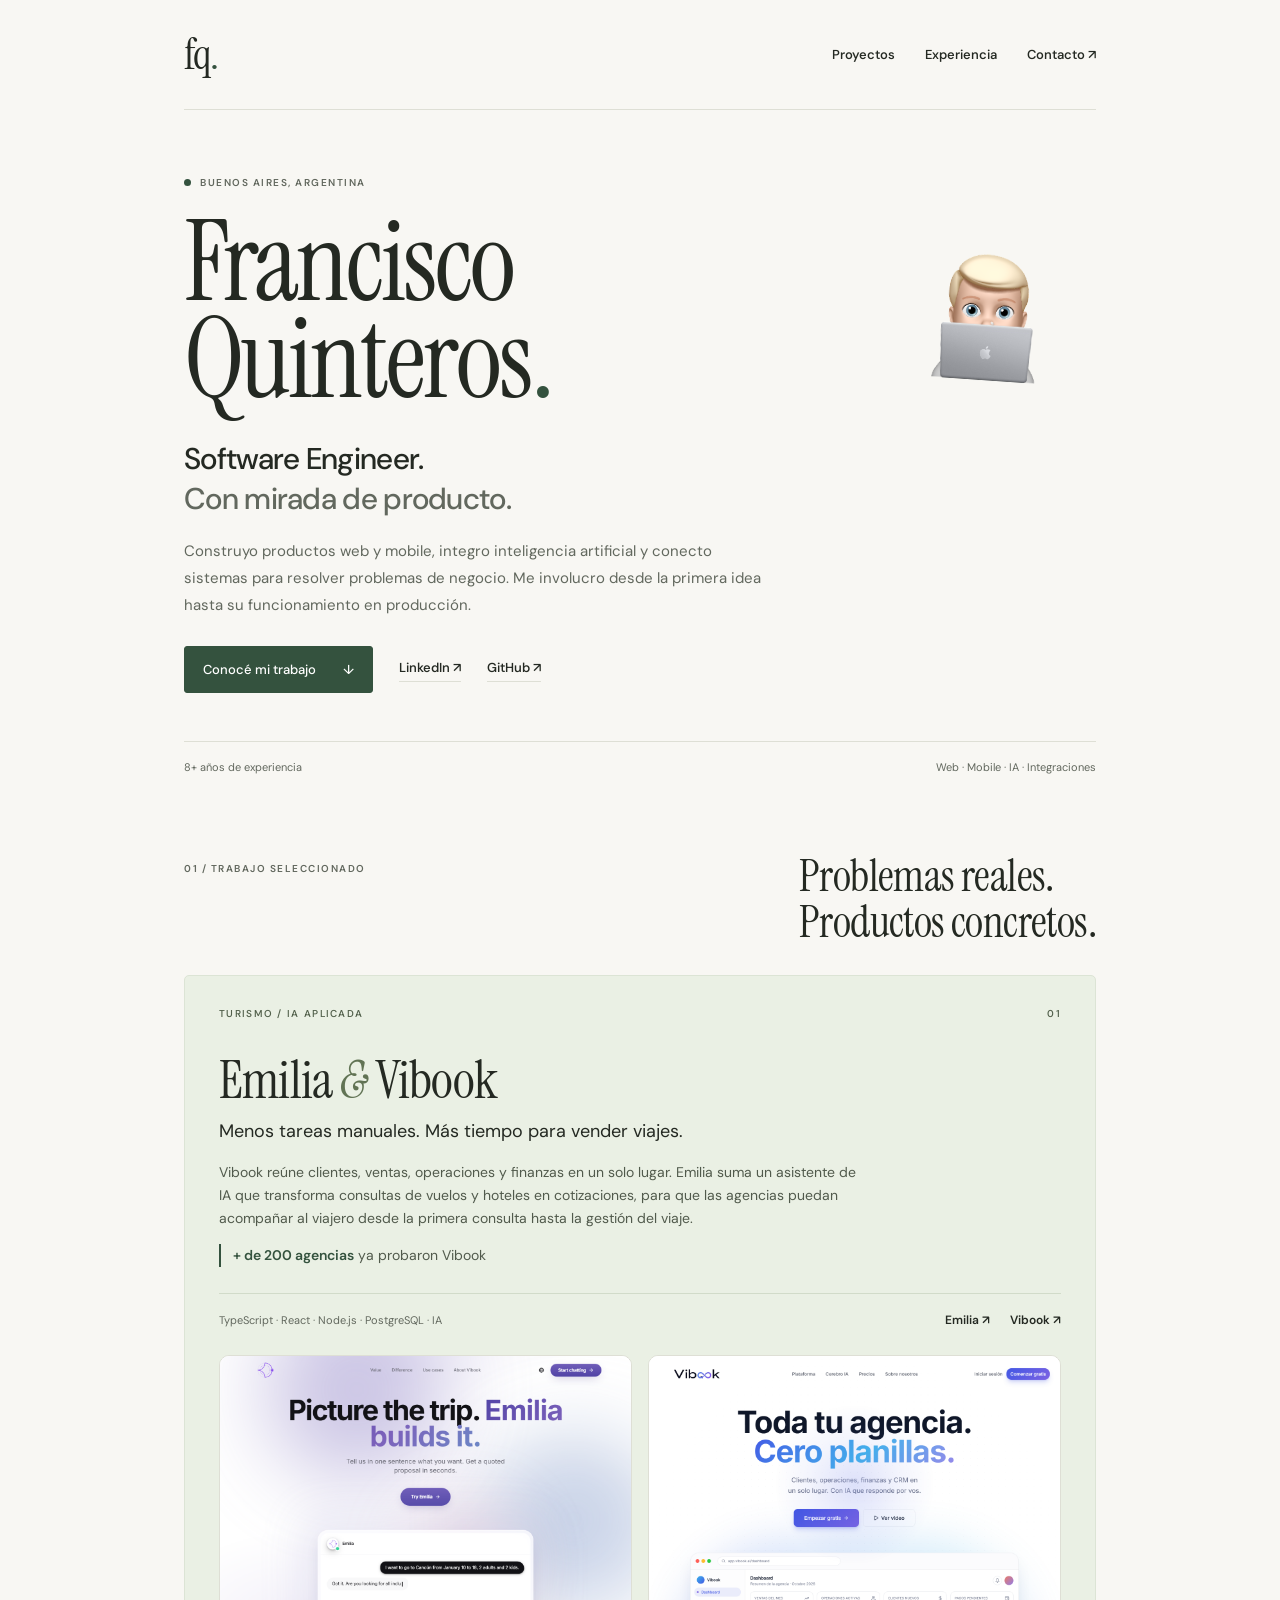
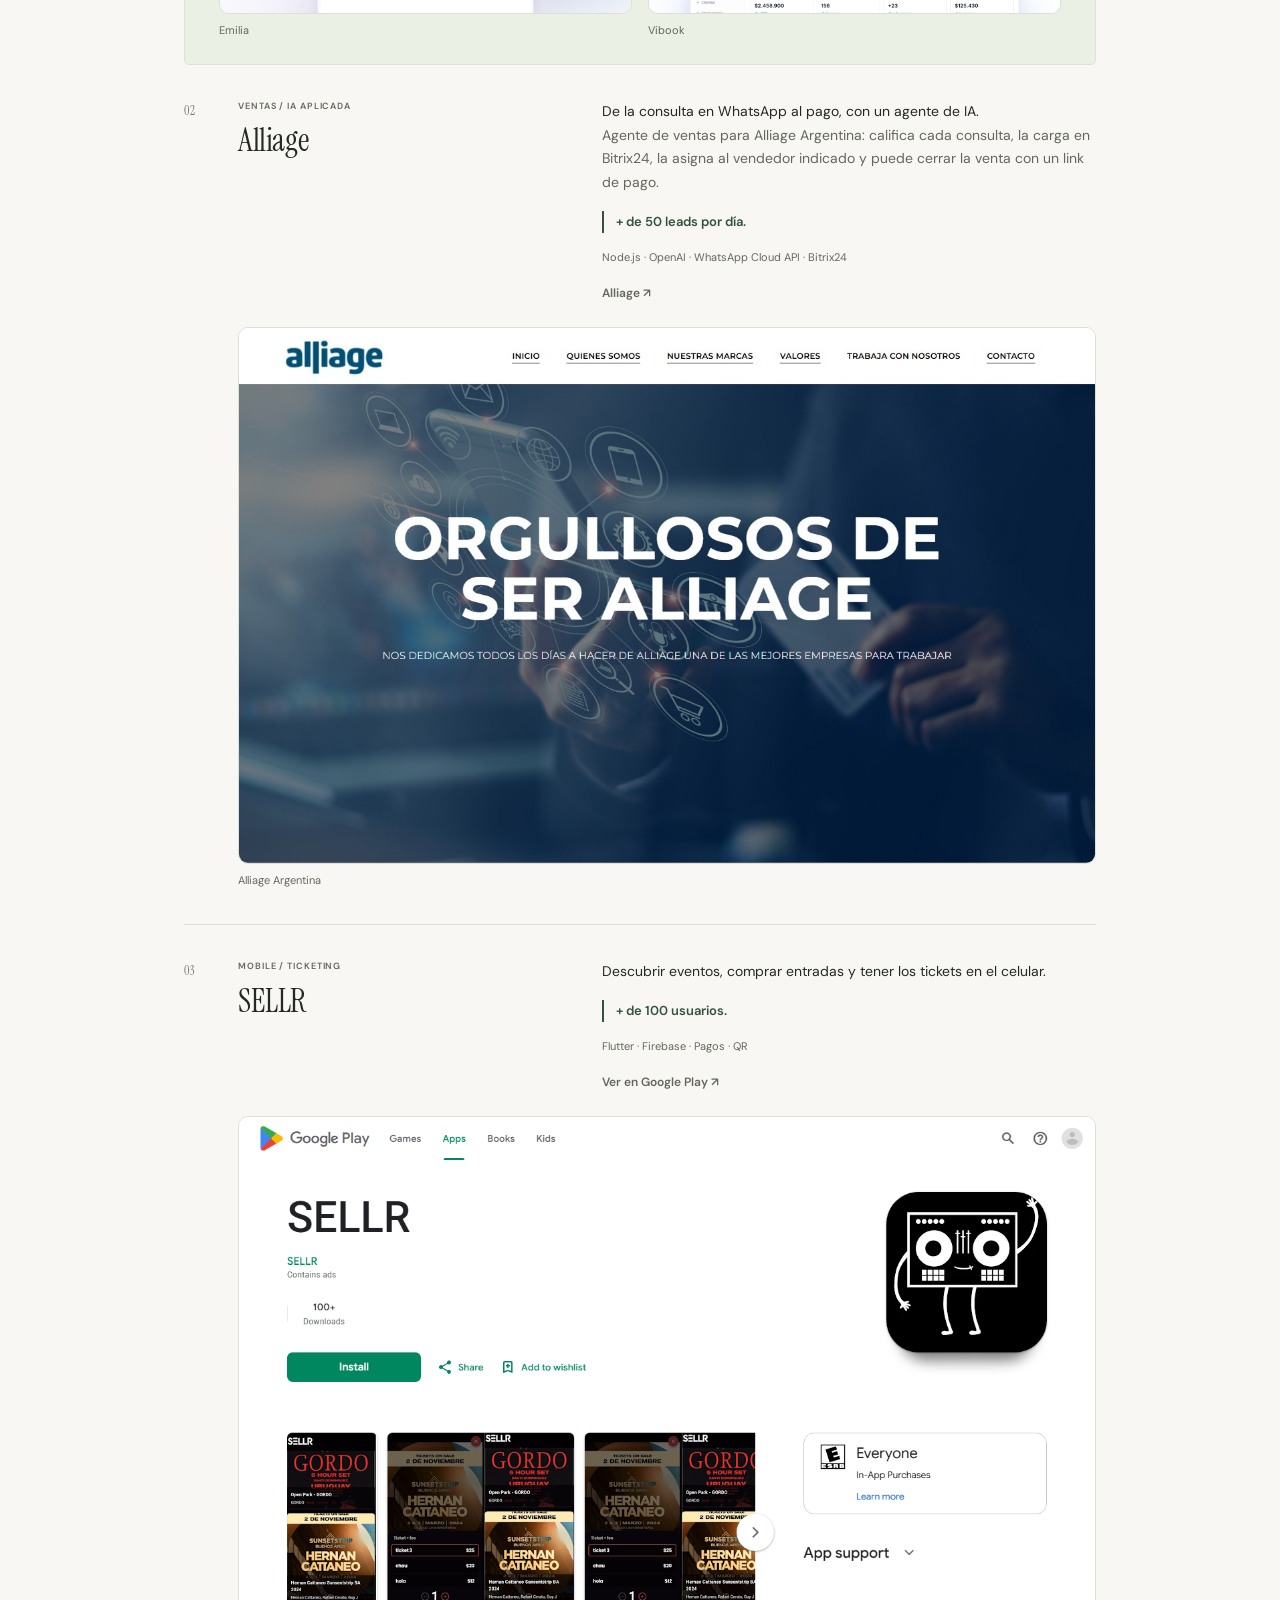
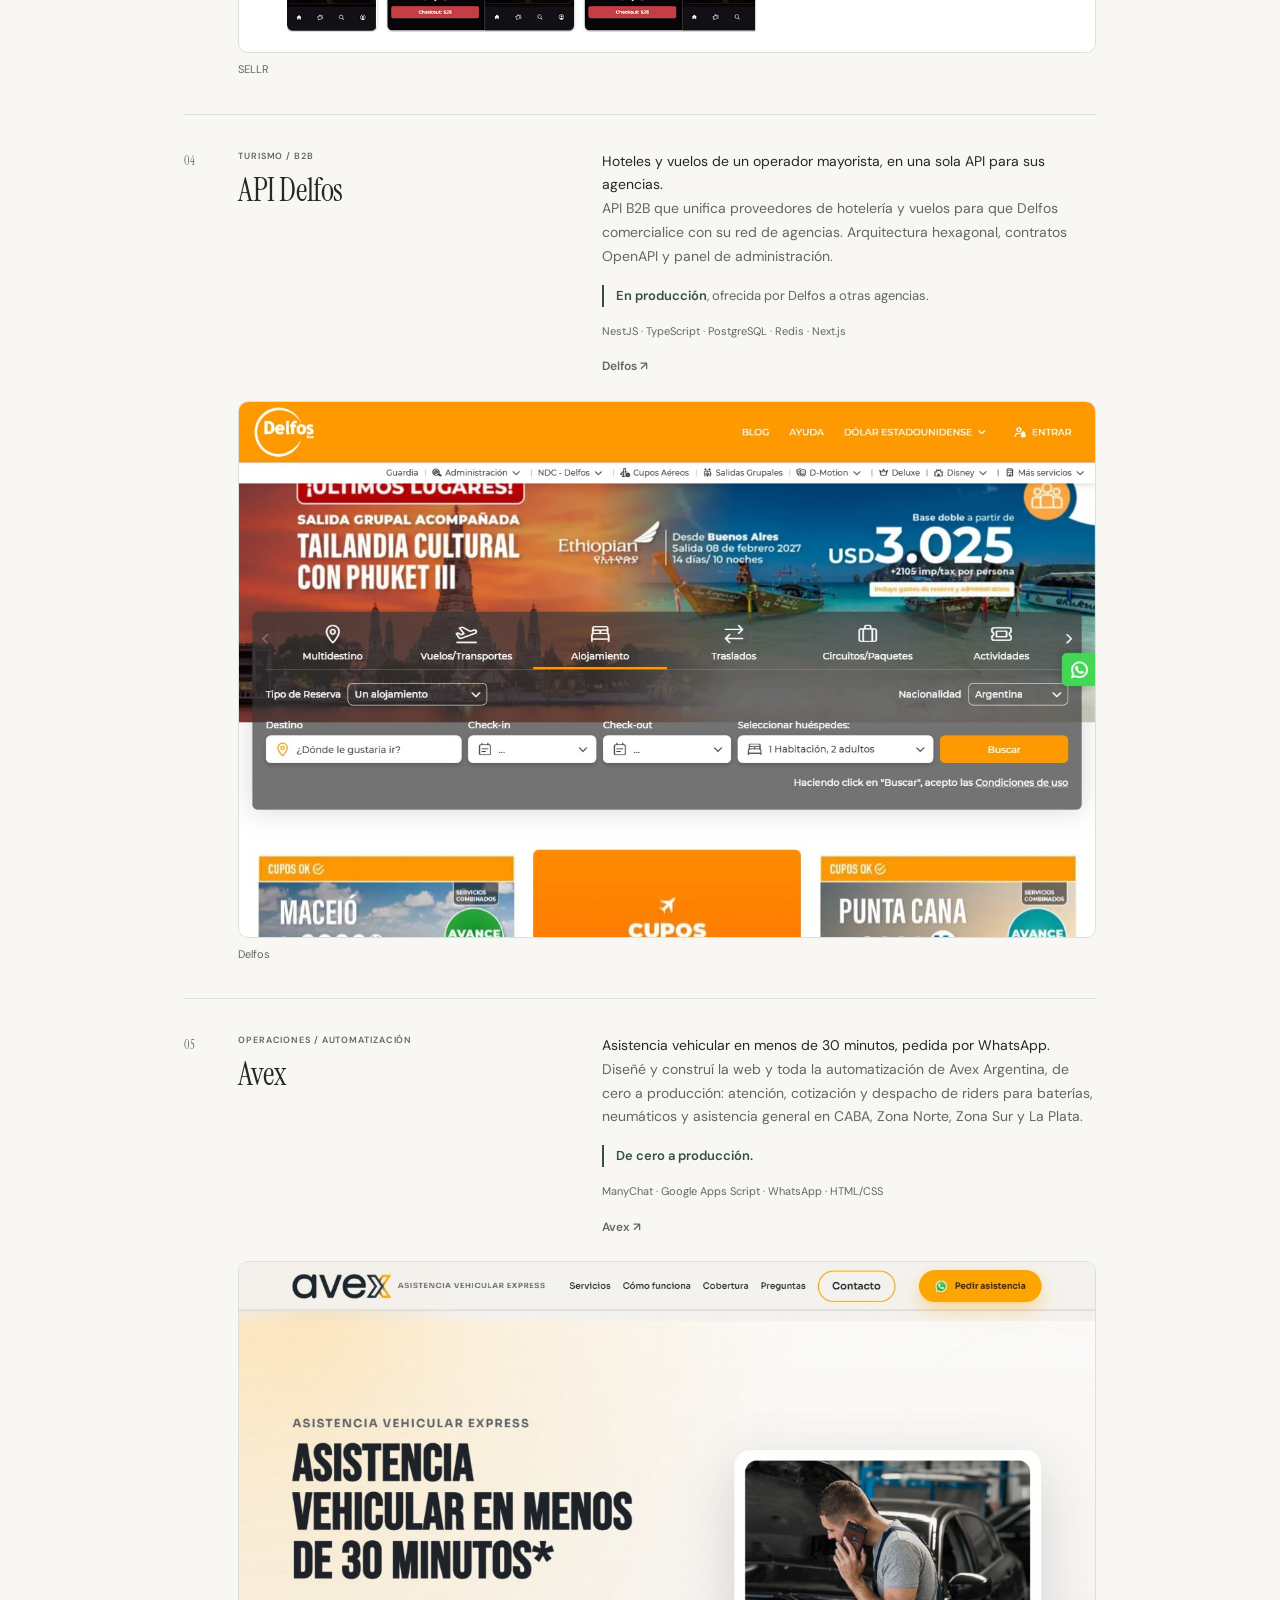
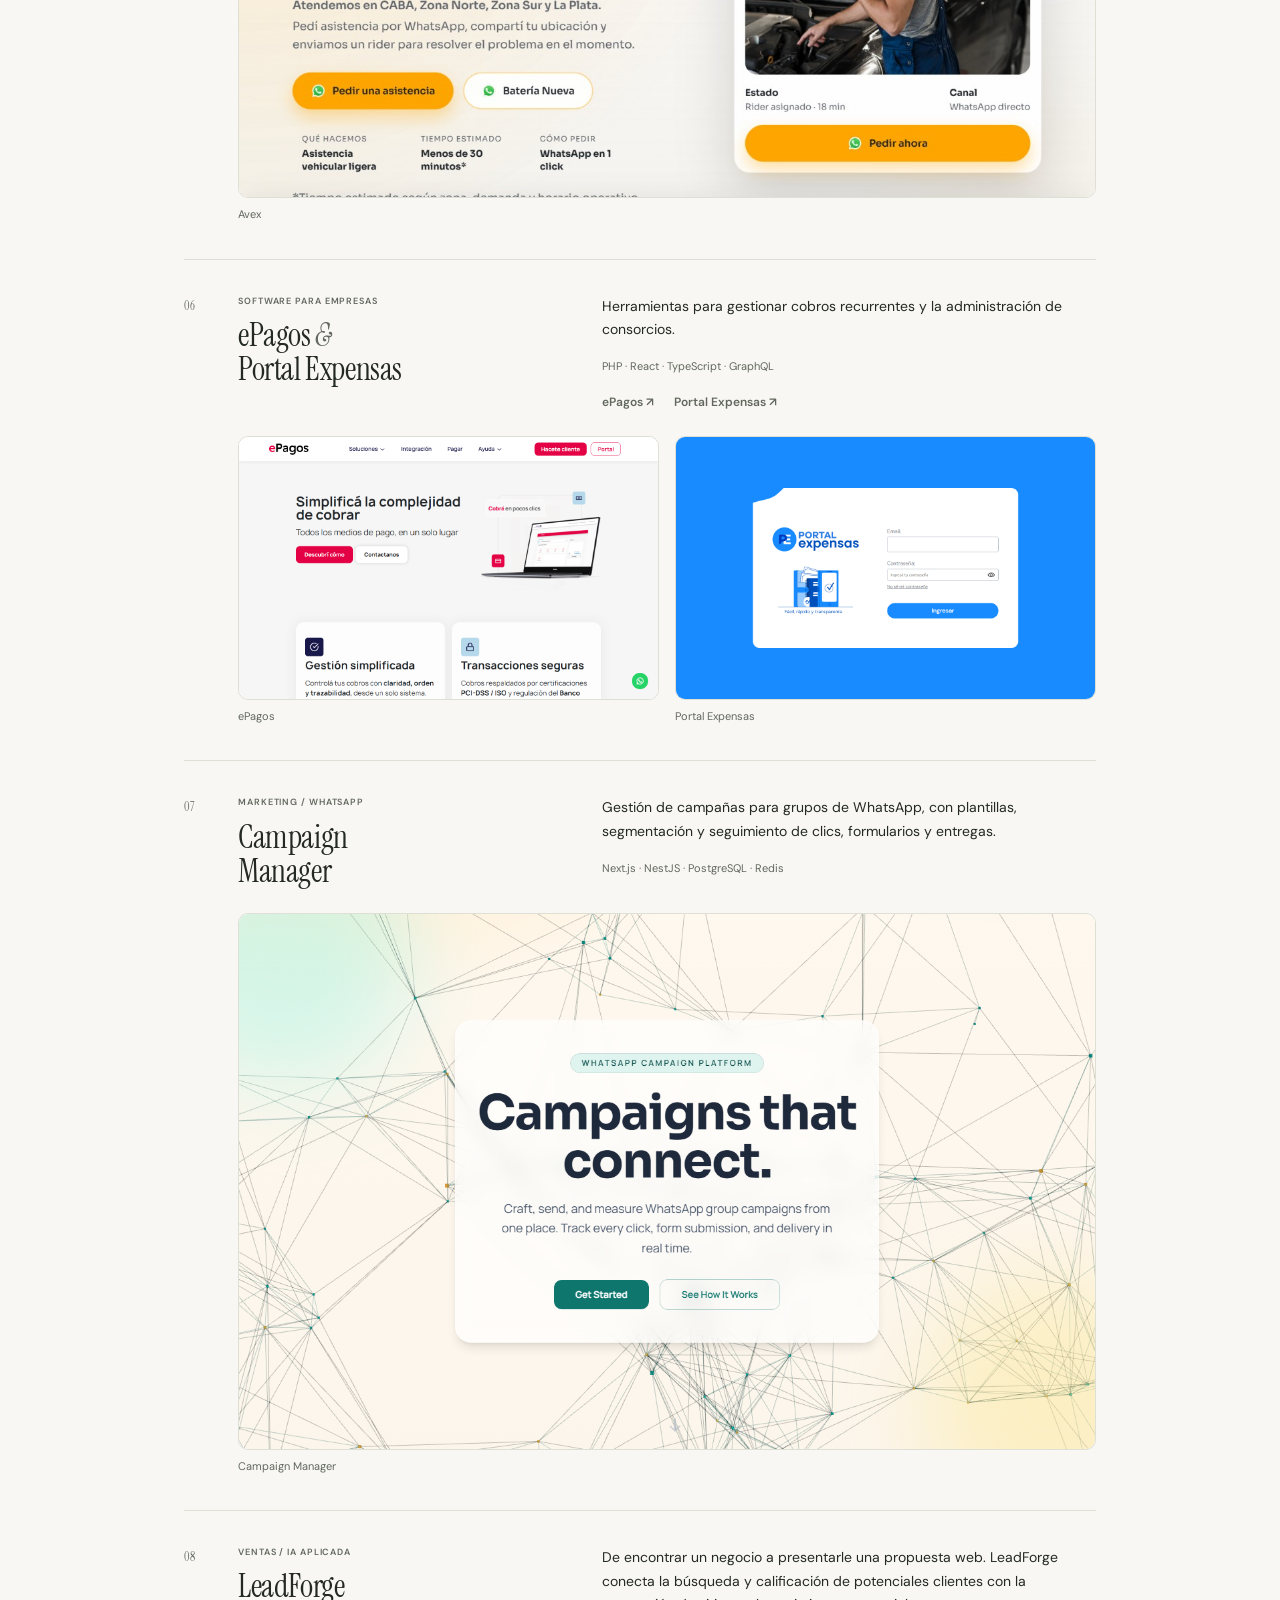
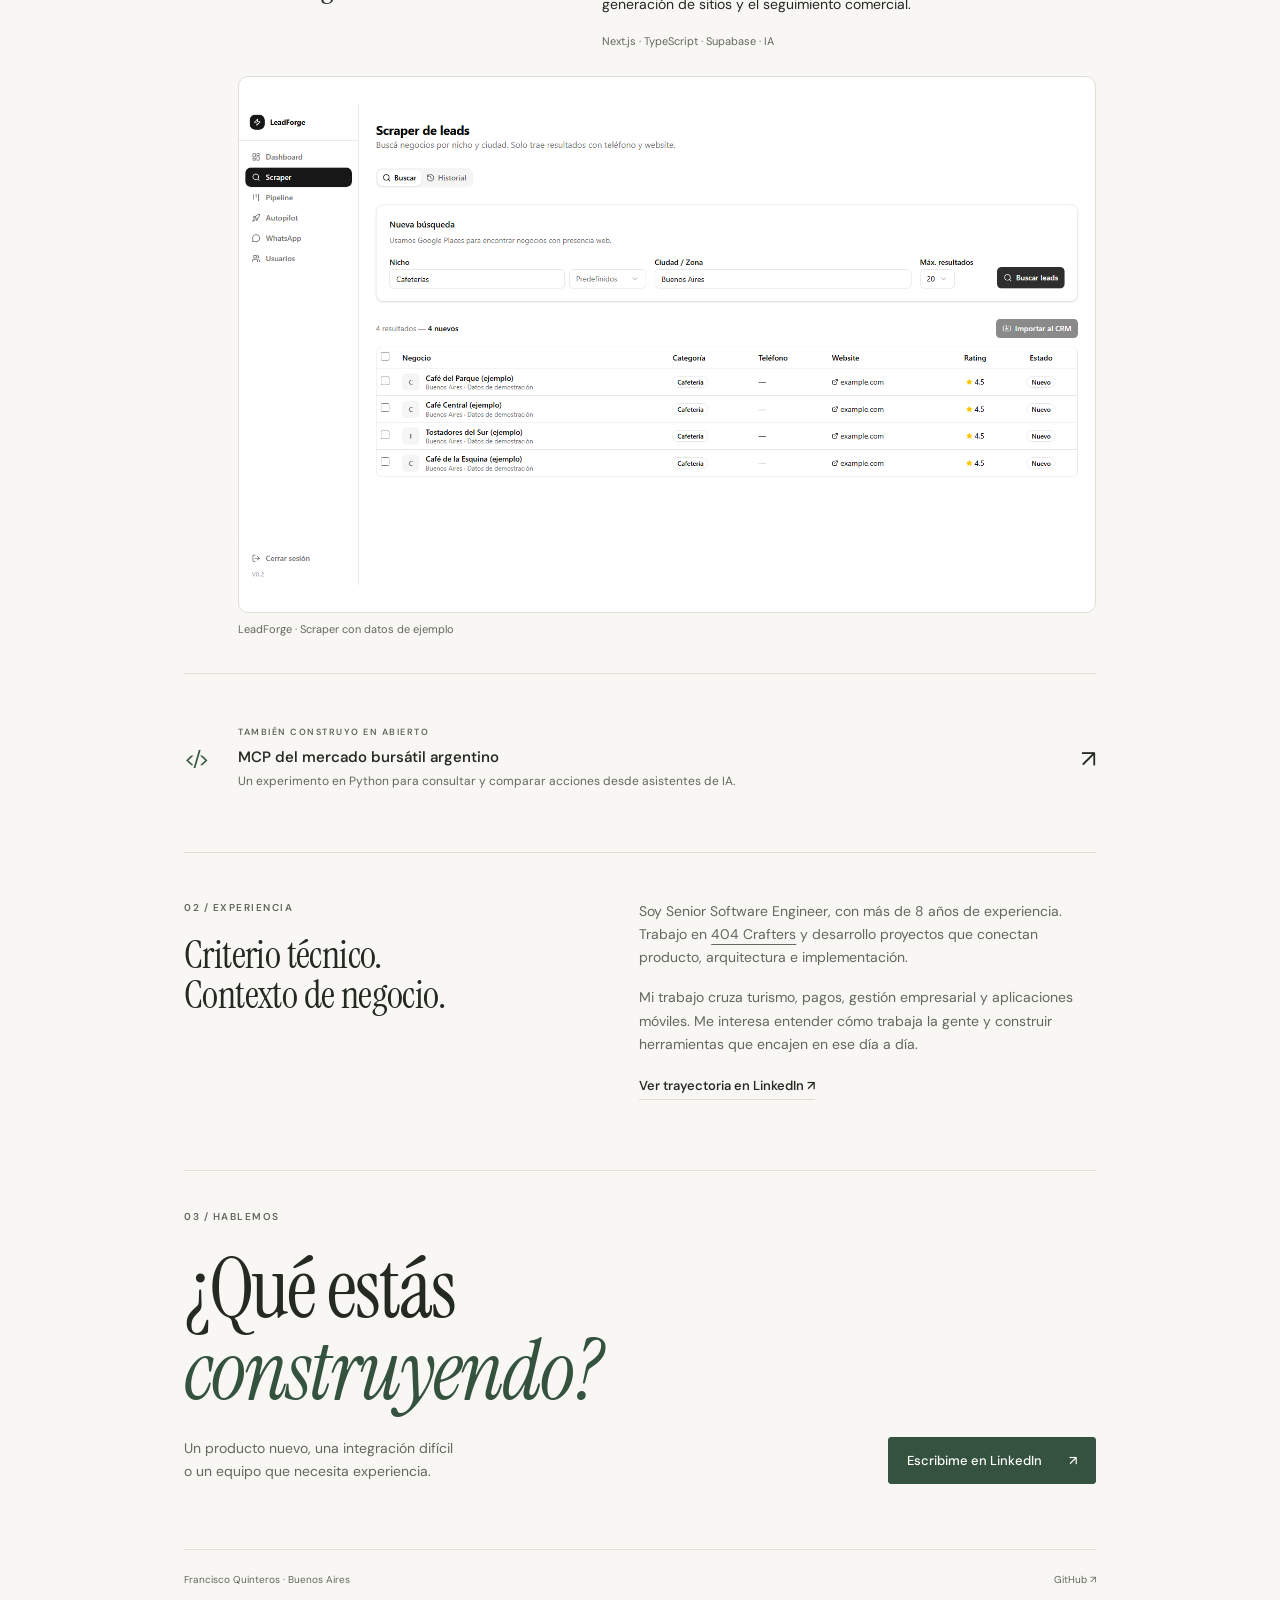
<file: index.html>
<!doctype html>
<html lang="es-AR">
<head>
  <meta charset="utf-8">
  <meta name="viewport" content="width=device-width, initial-scale=1">
  <meta name="facebook-domain-verification" content="v795szyqsg3tusw31yyqe8997yycjq">
  <title>Francisco Quinteros — Software Engineer</title>
  <meta name="description" content="Senior Software Engineer en Buenos Aires. Productos web y mobile, inteligencia artificial e integraciones. Conocé mi trabajo en turismo, pagos y automatización.">
  <meta name="theme-color" content="#f8f7f3">
  <link rel="canonical" href="https://www.franciscoquinteros.com/">
  <meta property="og:type" content="website">
  <meta property="og:locale" content="es_AR">
  <meta property="og:title" content="Francisco Quinteros — Ingeniería con mirada de producto">
  <meta property="og:description" content="Construyo productos web y mobile, integro IA y conecto sistemas. Desde Buenos Aires, Argentina.">
  <meta property="og:url" content="https://www.franciscoquinteros.com/">
  <meta property="og:image" content="https://www.franciscoquinteros.com/images/Image.png">
  <meta property="og:image:alt" content="Avatar de Francisco Quinteros detrás de una computadora">
  <meta name="twitter:card" content="summary">
  <meta name="twitter:title" content="Francisco Quinteros — Software Engineer">
  <meta name="twitter:description" content="Ingeniería con mirada de producto. Web, mobile, IA e integraciones.">
  <meta name="twitter:image" content="https://www.franciscoquinteros.com/images/Image.png">
  <link rel="icon" href="images/Image.png" type="image/png">
  <link rel="preconnect" href="https://fonts.googleapis.com">
  <link rel="preconnect" href="https://fonts.gstatic.com" crossorigin>
  <link href="https://fonts.googleapis.com/css2?family=DM+Sans:wght@400;450;500;550;600;650;700&family=Instrument+Serif:ital@0;1&display=swap" rel="stylesheet">
  <link rel="stylesheet" href="css/portfolio.css">
  <script type="application/ld+json">
    {
      "@context": "https://schema.org",
      "@type": "Person",
      "name": "Francisco Quinteros",
      "url": "https://www.franciscoquinteros.com/",
      "jobTitle": "Senior Software Engineer",
      "sameAs": ["https://github.com/franciscoquinteros", "https://www.linkedin.com/in/francisco-quinteros/"],
      "knowsAbout": ["Software engineering", "Web development", "Mobile development", "Artificial intelligence", "API integration"]
    }
  </script>
</head>
<body>
  <a class="skip-link" href="#contenido">Saltar al contenido</a>
  <div class="site-shell">
    <header class="site-header">
      <a class="monogram" href="#contenido" aria-label="Francisco Quinteros, inicio">fq<span>.</span></a>
      <nav aria-label="Navegación principal">
        <a href="#proyectos">Proyectos</a>
        <a href="#experiencia">Experiencia</a>
        <a href="#contacto">Contacto <span aria-hidden="true">↗</span></a>
      </nav>
    </header>
    <main id="contenido">
      <section class="intro" aria-labelledby="nombre">
        <div class="eyebrow"><span class="location-dot" aria-hidden="true"></span> Buenos Aires, Argentina</div>
        <div class="intro-title">
          <h1 id="nombre">Francisco <br>Quinteros<span class="accent">.</span></h1>
          <img class="avatar" src="images/Image.png" alt="Mi avatar, trabajando detrás de una computadora" width="170" height="170" fetchpriority="high">
        </div>
        <p class="intro-role">Software Engineer.<br><span>Con mirada de producto.</span></p>
        <p class="intro-description">Construyo productos web y mobile, integro inteligencia artificial y conecto sistemas para resolver problemas de negocio. Me involucro desde la primera idea hasta su funcionamiento en producción.</p>
        <div class="intro-links">
          <a class="button" href="#proyectos">Conocé mi trabajo <span aria-hidden="true">↓</span></a>
          <a class="text-link" href="https://www.linkedin.com/in/francisco-quinteros/">LinkedIn <span aria-hidden="true">↗</span></a>
          <a class="text-link" href="https://github.com/franciscoquinteros">GitHub <span aria-hidden="true">↗</span></a>
        </div>
        <div class="intro-footer"><span>8+ años de experiencia</span><span>Web · Mobile · IA · Integraciones</span></div>
      </section>
      <section id="proyectos" class="section" aria-labelledby="proyectos-titulo">
        <div class="section-heading"><p class="eyebrow">01 / Trabajo seleccionado</p><h2 id="proyectos-titulo">Problemas reales.<br>Productos concretos.</h2></div>
        <article class="featured-project" aria-labelledby="emilia-titulo">
          <div class="project-kicker"><span>Turismo / IA aplicada</span><span>01</span></div>
          <h3 id="emilia-titulo">Emilia <span class="ampersand">&</span> Vibook</h3>
          <p class="project-lead">Menos tareas manuales. Más tiempo para vender viajes.</p>
          <p>Vibook reúne clientes, ventas, operaciones y finanzas en un solo lugar. Emilia suma un asistente de IA que transforma consultas de vuelos y hoteles en cotizaciones, para que las agencias puedan acompañar al viajero desde la primera consulta hasta la gestión del viaje.</p>

          <p class="project-metric"><strong>+ de 200 agencias</strong> ya probaron Vibook</p>
          <div class="project-bottom"><span class="stack">TypeScript · React · Node.js · PostgreSQL · IA</span><div class="project-links"><a href="https://emilia.vibook.ai/">Emilia <span aria-hidden="true">↗</span></a><a href="https://vibook.ai/">Vibook <span aria-hidden="true">↗</span></a></div></div>
        <div class="product-gallery"><figure><a href="images/products/emilia.png" aria-label="Ampliar imagen de Emilia"><img src="images/products/emilia.png" alt="Página pública de Emilia, asistente de viajes" width="1280" height="800" loading="lazy" decoding="async"></a><figcaption>Emilia</figcaption></figure><figure><a href="images/products/vibook.png" aria-label="Ampliar imagen de Vibook"><img src="images/products/vibook.png" alt="Página pública de Vibook y presentación de su CRM" width="1280" height="800" loading="lazy" decoding="async"></a><figcaption>Vibook</figcaption></figure></div>
        </article>
        <article class="project-row" aria-labelledby="alliage-titulo">
          <div class="project-index" aria-hidden="true">02</div>
          <div class="project-name"><p class="eyebrow">Ventas / IA aplicada</p><h3 id="alliage-titulo">Alliage</h3></div>
          <div class="project-copy">
            <p>De la consulta en WhatsApp al pago, con un agente de IA.</p>
            <p>Agente de ventas para Alliage Argentina: califica cada consulta, la carga en Bitrix24, la asigna al vendedor indicado y puede cerrar la venta con un link de pago.</p>
            <p class="project-metric"><strong>+ de 50 leads por día.</strong></p>
            <p class="stack">Node.js · OpenAI · WhatsApp Cloud API · Bitrix24</p>
            <div class="project-links"><a href="https://alliageargentina.com/">Alliage <span aria-hidden="true">↗</span></a></div>
          </div>
        <div class="product-gallery"><figure><a href="images/products/alliage.jpg" aria-label="Ampliar imagen de Alliage"><img src="images/products/alliage.jpg" alt="Página pública de Alliage Argentina" width="1280" height="800" loading="lazy" decoding="async"></a><figcaption>Alliage Argentina</figcaption></figure></div>
        </article>
        <article class="project-row" aria-labelledby="sellr-titulo">
          <div class="project-index" aria-hidden="true">03</div>
          <div class="project-name"><p class="eyebrow">Mobile / Ticketing</p><h3 id="sellr-titulo">SELLR</h3></div>
          <div class="project-copy">
            <p>Descubrir eventos, comprar entradas y tener los tickets en el celular.</p>

            <p class="project-metric"><strong>+ de 100 usuarios.</strong></p>
            <p class="stack">Flutter · Firebase · Pagos · QR</p>
            <div class="project-links"><a href="https://play.google.com/store/apps/details?id=com.sellrnow.sellr">Ver en Google Play <span aria-hidden="true">↗</span></a></div>
          </div>
        <div class="product-gallery"><figure><a href="images/products/sellr.png" aria-label="Ampliar imagen de SELLR"><img src="images/products/sellr.png" alt="Ficha oficial de SELLR con capturas de eventos y compra de entradas" width="1280" height="800" loading="lazy" decoding="async"></a><figcaption>SELLR</figcaption></figure></div>
        </article>
        <article class="project-row" aria-labelledby="delfos-titulo">
          <div class="project-index" aria-hidden="true">04</div>
          <div class="project-name"><p class="eyebrow">Turismo / B2B</p><h3 id="delfos-titulo">API Delfos</h3></div>
          <div class="project-copy">
            <p>Hoteles y vuelos de un operador mayorista, en una sola API para sus agencias.</p>
            <p>API B2B que unifica proveedores de hotelería y vuelos para que Delfos comercialice con su red de agencias. Arquitectura hexagonal, contratos OpenAPI y panel de administración.</p>
            <p class="project-metric"><strong>En producción</strong>, ofrecida por Delfos a otras agencias.</p>
            <p class="stack">NestJS · TypeScript · PostgreSQL · Redis · Next.js</p>
            <div class="project-links"><a href="https://www.delfos.tur.ar/">Delfos <span aria-hidden="true">↗</span></a></div>
          </div>
        <div class="product-gallery"><figure><a href="images/products/delfos.jpg" aria-label="Ampliar imagen de Delfos"><img src="images/products/delfos.jpg" alt="Página pública de Delfos con su buscador de viajes" width="1280" height="800" loading="lazy" decoding="async"></a><figcaption>Delfos</figcaption></figure></div>
        </article>
        <article class="project-row" aria-labelledby="avex-titulo">
          <div class="project-index" aria-hidden="true">05</div>
          <div class="project-name"><p class="eyebrow">Operaciones / Automatización</p><h3 id="avex-titulo">Avex</h3></div>
          <div class="project-copy">
            <p>Asistencia vehicular en menos de 30 minutos, pedida por WhatsApp.</p>
            <p>Diseñé y construí la web y toda la automatización de Avex Argentina, de cero a producción: atención, cotización y despacho de riders para baterías, neumáticos y asistencia general en CABA, Zona Norte, Zona Sur y La Plata.</p>
            <p class="project-metric"><strong>De cero a producción.</strong></p>
            <p class="stack">ManyChat · Google Apps Script · WhatsApp · HTML/CSS</p>
            <div class="project-links"><a href="https://avexargentina.com/">Avex <span aria-hidden="true">↗</span></a></div>
          </div>
        <div class="product-gallery"><figure><a href="images/products/avex.jpg" aria-label="Ampliar imagen de Avex"><img src="images/products/avex.jpg" alt="Web de Avex con el pedido de asistencia por WhatsApp" width="1280" height="800" loading="lazy" decoding="async"></a><figcaption>Avex</figcaption></figure></div>
        </article>
        <article class="project-row" aria-labelledby="pagos-titulo">
          <div class="project-index" aria-hidden="true">06</div>
          <div class="project-name"><p class="eyebrow">Software para empresas</p><h3 id="pagos-titulo">ePagos <span class="small-amp">&</span> <br>Portal Expensas</h3></div>
          <div class="project-copy">
            <p>Herramientas para gestionar cobros recurrentes y la administración de consorcios.</p>

            <p class="stack">PHP · React · TypeScript · GraphQL</p>
            <div class="project-links"><a href="https://www.epagos.com/">ePagos <span aria-hidden="true">↗</span></a><a href="https://app.portalexpensas.com/">Portal Expensas <span aria-hidden="true">↗</span></a></div>
          </div>
        <div class="product-gallery"><figure><a href="images/products/epagos.png" aria-label="Ampliar imagen de ePagos"><img src="images/products/epagos.png" alt="Página pública de ePagos y su plataforma de cobros" width="1280" height="800" loading="lazy" decoding="async"></a><figcaption>ePagos</figcaption></figure><figure><a href="images/products/portal.png" aria-label="Ampliar imagen de Portal Expensas"><img src="images/products/portal.png" alt="Pantalla de acceso de Portal Expensas" width="1280" height="800" loading="lazy" decoding="async"></a><figcaption>Portal Expensas</figcaption></figure></div>
        </article>
        <article class="project-row" aria-labelledby="campaign-titulo">
          <div class="project-index" aria-hidden="true">07</div>
          <div class="project-name"><p class="eyebrow">Marketing / WhatsApp</p><h3 id="campaign-titulo">Campaign <br>Manager</h3></div>
          <div class="project-copy"><p>Gestión de campañas para grupos de WhatsApp, con plantillas, segmentación y seguimiento de clics, formularios y entregas.</p><p class="stack">Next.js · NestJS · PostgreSQL · Redis</p></div>
        <div class="product-gallery"><figure><a href="images/products/campaign.png" aria-label="Ampliar imagen de Campaign Manager"><img src="images/products/campaign.png" alt="Página de presentación de Campaign Manager ejecutada en una copia local" width="1280" height="800" loading="lazy" decoding="async"></a><figcaption>Campaign Manager</figcaption></figure></div>
        </article>
        <article class="project-row" aria-labelledby="leadforge-titulo">
          <div class="project-index" aria-hidden="true">08</div>
          <div class="project-name"><p class="eyebrow">Ventas / IA aplicada</p><h3 id="leadforge-titulo">LeadForge</h3></div>
          <div class="project-copy"><p>De encontrar un negocio a presentarle una propuesta web. LeadForge conecta la búsqueda y calificación de potenciales clientes con la generación de sitios y el seguimiento comercial.</p><p class="stack">Next.js · TypeScript · Supabase · IA</p></div>
          <div class="product-gallery"><figure><a href="images/products/leadforge.png" aria-label="Ampliar imagen de LeadForge"><img src="images/products/leadforge.png" alt="Scraper de LeadForge con una búsqueda de negocios y datos de ejemplo" width="1600" height="900" loading="lazy" decoding="async"></a><figcaption>LeadForge · Scraper con datos de ejemplo</figcaption></figure></div>
        </article>
        <a class="open-source" href="https://github.com/franciscoquinteros/mcp-mercado-bursatil-argentino">
          <span class="code-mark" aria-hidden="true">&lt;/&gt;</span><span><span class="eyebrow">También construyo en abierto</span><strong>MCP del mercado bursátil argentino</strong><span class="oss-description">Un experimento en Python para consultar y comparar acciones desde asistentes de IA.</span></span><span class="oss-arrow" aria-hidden="true">↗</span>
        </a>
      </section>
      <section id="experiencia" class="section experience" aria-labelledby="experiencia-titulo">
        <div><p class="eyebrow">02 / Experiencia</p><h2 id="experiencia-titulo">Criterio técnico.<br>Contexto de negocio.</h2></div>
        <div class="experience-copy"><p>Soy Senior Software Engineer, con más de 8 años de experiencia. Trabajo en <a href="https://www.linkedin.com/company/404-crafters/">404 Crafters</a> y desarrollo proyectos que conectan producto, arquitectura e implementación.</p><p>Mi trabajo cruza turismo, pagos, gestión empresarial y aplicaciones móviles. Me interesa entender cómo trabaja la gente y construir herramientas que encajen en ese día a día.</p><a class="text-link" href="https://www.linkedin.com/in/francisco-quinteros/">Ver trayectoria en LinkedIn <span aria-hidden="true">↗</span></a></div>
      </section>
      <section id="contacto" class="section contact" aria-labelledby="contacto-titulo">
        <p class="eyebrow">03 / Hablemos</p>
        <h2 id="contacto-titulo">¿Qué estás<br><em>construyendo?</em></h2>
        <div class="contact-bottom"><p>Un producto nuevo, una integración difícil<br>o un equipo que necesita experiencia.</p><a class="button" href="https://www.linkedin.com/in/francisco-quinteros/">Escribime en LinkedIn <span aria-hidden="true">↗</span></a></div>
      </section>
    </main>
    <footer class="site-footer"><span>Francisco Quinteros · Buenos Aires</span><a href="https://github.com/franciscoquinteros">GitHub <span aria-hidden="true">↗</span></a></footer>
  </div>
</body>
</html>
</file>
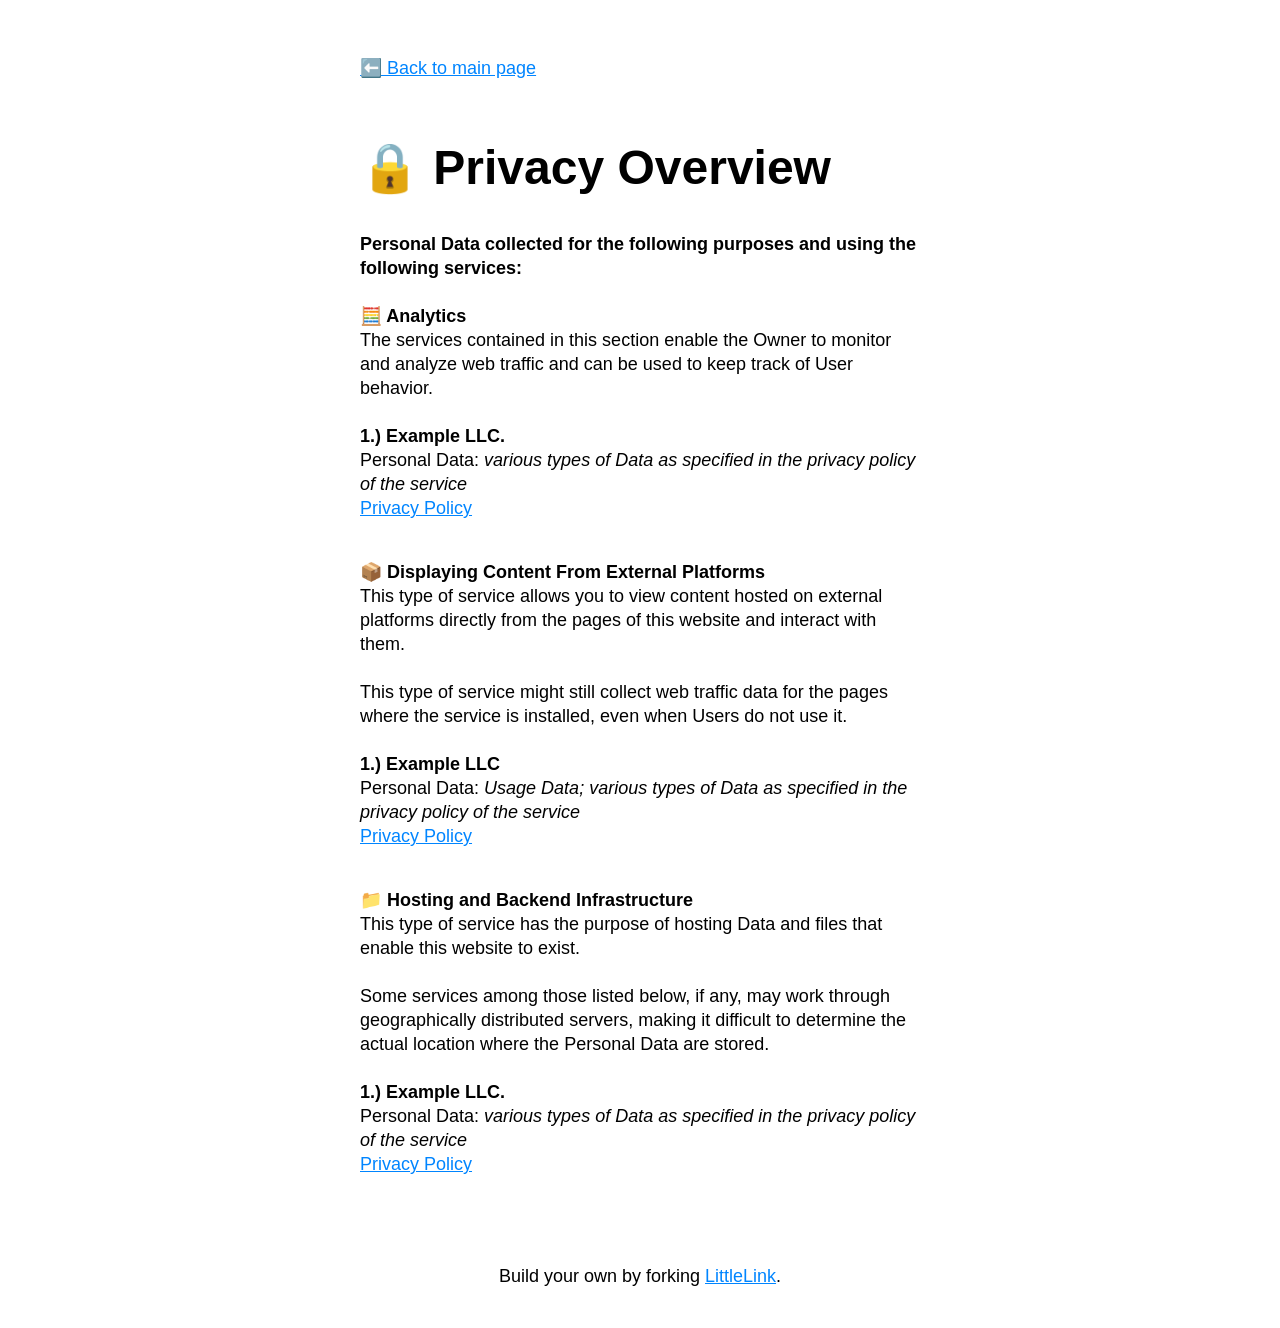
<file: privacy.html>
<!DOCTYPE html>
<html lang="en">
  <head>
    <meta http-equiv="content-type" content="text/html; charset=UTF-8" />

    <!-- Page Information
  –––––––––––––––––––––––––––––––––––––––––––––––––– -->
    <meta charset="utf-8" />
    <title>LittleLink Privacy Policy</title>
    <meta name="description" content="" />
    <meta name="author" content="" />

    <!-- Mobile Specific Metas
  –––––––––––––––––––––––––––––––––––––––––––––––––– -->
    <meta name="viewport" content="width=device-width, initial-scale=1" />

    <!-- CSS
  –––––––––––––––––––––––––––––––––––––––––––––––––– -->
    <link rel="stylesheet" href="css/normalize.css" />

    <!-- 
        Themes:
         Auto:   css/skeleton-auto.css
         Light:  css/skeleton-light.css
         Dark:   css/skeleton-dark.css
     -->

    <link rel="stylesheet" href="css/skeleton-auto.css" />
    <link rel="stylesheet" href="css/brands.css" />

    <!-- Favicon
  –––––––––––––––––––––––––––––––––––––––––––––––––– -->
    <link rel="icon" type="image/png" href="images/avatar.png" />

  </head>

  <body>
    <!-- Primary Page Layout
  –––––––––––––––––––––––––––––––––––––––––––––––––– -->
    <div class="container-left">
      <div class="row">
        <div class="column" style="margin-top: 10%">
          <p>
            <a href="index.html">⬅️ Back to main page</a>
          </p>

          <!--
            Privacy Policy:
            We recommend adding a Privacy Policy to your LittleLink. Adding one can help you stay compliant 
            with different privacy legislation and can also help set expectations for your site visitors.

            This is a boilerplate, what is here may not be applicable to you. By default, we give three sections...

            Analytics: where you can add links to analytic services like Fathom or Google Analytics.

            Content From External Platforms: This could be used for CDN services or additional buttons like GitHub hotlinkable buttons.

            Hosting and Backend Infrastructure: For where you host your LittleLink.

            You can remove, edit, and add to these as necessary for your project. 
          -->

          <!-- Page Name -->
          <h1>🔒 Privacy Overview</h1>

          <!-- Page Information -->
          <p>
            <b
              >Personal Data collected for the following purposes and using the
              following services:</b
            >
            <br />
            <br />
            <!-- Start Section -->
            <b>🧮 Analytics</b>
            <br />
            The services contained in this section enable the Owner to monitor
            and analyze web traffic and can be used to keep track of User
            behavior.
            <br />
            <br />
            <!-- Here you can add any analytics companies you use and what they track -->
            <b>1.) Example LLC.</b><br />
            Personal Data:
            <i
              >various types of Data as specified in the privacy policy of the
              service</i
            ><br />
            <a href="https://example.com/privacy/"
              >Privacy Policy</a
            >
          </p>
          <!-- End Section -->

          <!-- Start Section -->
          <p>
            <b>📦 Displaying Content From External Platforms</b>
            <br />
            This type of service allows you to view content hosted on external
            platforms directly from the pages of this website and interact with
            them.<br /><br />
            This type of service might still collect web traffic data for the
            pages where the service is installed, even when Users do not use it.
            <br />
            <br />
            <!-- Add any external cdn's and they use and what they track -->
            <b>1.) Example LLC</b><br />
            Personal Data:
            <i
              >Usage Data; various types of Data as specified in the privacy
              policy of the service</i
            >
            <br />
            <a href="https://example.com/privacy/"
              >Privacy Policy</a
            >
          </p>
          <!-- End Section -->

          <!-- Start Section -->
          <p>
            <b>📁 Hosting and Backend Infrastructure</b>
            <br />
            This type of service has the purpose of hosting Data and files that
            enable this website to exist.
            <br />
            <br />
            Some services among those listed below, if any, may work through
            geographically distributed servers, making it difficult to determine
            the actual location where the Personal Data are stored.
            <br />
            <br />
            <!-- Here you can add any hosting companies you use and what they track -->
            <b>1.) Example LLC.</b><br />
            Personal Data:
            <i
              >various types of Data as specified in the privacy policy of the
              service</i
            >
            <br />
            <a href="https://example.com/privacy"
              >Privacy Policy</a
            >
          </p>
          <!-- End Section -->
          <br />
          <br />
          
          <!-- 
            Footer:
            This includes a link to the LittleLink repository to make forking LittleLink easier.
            You can edit or remove anything here to make your own footer.
           -->
          <center>
            <p>Build your own by forking <a href="https://littlelink.io" target="_blank" rel="noopener">LittleLink</a>.</p>
          </center>
        </div>
      </div>
    </div>

    <!-- End Document
  –––––––––––––––––––––––––––––––––––––––––––––––––– -->
  </body>
</html>
</file>
<file: css/portfolio.css>
:root {
  color-scheme: light;
  --paper: #f8f7f3;
  --ink: #242922;
  --muted: #62685e;
  --line: #dedfd5;
  --accent: #34523e;
  --wash: #eaf0e4;
  --serif: "Instrument Serif", Georgia, serif;
  --sans: "DM Sans", system-ui, sans-serif;
}
* { box-sizing: border-box; }
html { scroll-behavior: smooth; scroll-padding-top: 30px; }
body { margin: 0; background: var(--paper); color: var(--ink); font: 16px/1.65 var(--sans); -webkit-font-smoothing: antialiased; }
::selection { background: #d2e1c5; color: var(--ink); }
a { color: inherit; text-underline-offset: 5px; }
a:hover { color: var(--accent); }
a:focus-visible { outline: 2px solid var(--accent); outline-offset: 6px; border-radius: 2px; }
h1, h2, h3, p { margin: 0; }
h1, h2, h3 { font-weight: 400; }
.site-shell { max-width: 1000px; padding: 0 44px; margin: 0 auto; }
.site-header { display: flex; align-items: center; justify-content: space-between; min-height: 110px; border-bottom: 1px solid var(--line); }
.monogram { font: 42px/1 var(--serif); letter-spacing: -2px; text-decoration: none; }
.monogram span, .accent { color: var(--accent); }
nav { display: flex; gap: 30px; font-size: 13px; font-weight: 550; }
nav a { text-decoration: none; }
nav a:hover { text-decoration: underline; }
.skip-link { position: absolute; top: -100px; left: 20px; padding: 12px 20px; background: var(--ink); color: white; z-index: 10; }
.skip-link:focus { top: 12px; color: white; }
.intro { padding: 65px 0 0; }
.eyebrow { font-size: 10px; line-height: 1.5; font-weight: 600; letter-spacing: 1.5px; text-transform: uppercase; color: var(--muted); }
.intro > .eyebrow { display: flex; align-items: center; gap: 9px; }
.location-dot { width: 7px; height: 7px; background: #34523e; border-radius: 50%; }
.intro-title { display: flex; justify-content: space-between; align-items: center; gap: 30px; margin-top: 24px; }
h1 { font: clamp(78px, 10vw, 112px)/.87 var(--serif); letter-spacing: -3px; }
.avatar { width: 160px; height: 160px; object-fit: contain; margin-right: 28px; transform: rotate(4deg); }
.intro-role { margin-top: 30px; font-size: clamp(23px, 3.5vw, 30px); line-height: 1.35; letter-spacing: -.7px; font-weight: 500; }
.intro-role span { color: var(--muted); }
.intro-description { max-width: 580px; margin-top: 18px; color: var(--muted); font-size: 15px; line-height: 1.8; }
.intro-links { display: flex; align-items: center; flex-wrap: wrap; gap: 26px; margin-top: 27px; font-size: 13px; }
.button { display: inline-flex; justify-content: space-between; align-items: center; gap: 27px; min-height: 46px; padding: 12px 18px; border: 1px solid var(--accent); border-radius: 3px; background: var(--accent); color: white; font-size: 13px; font-weight: 500; text-decoration: none; transition: background .18s ease; }
.button:hover { color: white; background: #253d2d; }
.button:focus-visible { outline-offset: 4px; }
.text-link { font-size: 13px; font-weight: 550; text-decoration: none; border-bottom: 1px solid var(--line); padding-bottom: 3px; }
.text-link:hover { border-bottom-color: var(--accent); }
.intro-footer { display: flex; justify-content: space-between; gap: 16px; border-top: 1px solid var(--line); margin-top: 48px; padding-top: 16px; font-size: 11px; color: var(--muted); }
.section { padding-top: 78px; }
.section-heading { display: flex; justify-content: space-between; align-items: flex-start; gap: 35px; margin-bottom: 30px; }
.section-heading > .eyebrow { padding-top: 7px; }
h2 { font: 44px/1.03 var(--serif); letter-spacing: -.6px; }
.featured-project { background: var(--wash); border: 1px solid #dce4d5; border-radius: 5px; padding: 30px 34px 25px; }
.project-kicker { display: flex; justify-content: space-between; color: #52604b; font-size: 10px; font-weight: 550; text-transform: uppercase; letter-spacing: 1.3px; }
.featured-project h3 { margin-top: 28px; font: 53px/1.1 var(--serif); letter-spacing: -.8px; }
.ampersand { color: #617354; font-style: italic; }
.featured-project .project-lead { font-size: 18px; margin-top: 8px; color: var(--ink); }
.featured-project > p:not(.project-lead) { font-size: 14px; max-width: 640px; margin-top: 14px; color: #515a4c; }
.contribution strong { font-size: 11px; font-weight: 650; color: var(--ink); margin-right: 7px; }
.project-bottom { display: flex; justify-content: space-between; gap: 20px; border-top: 1px solid #d1dbc9; margin-top: 26px; padding-top: 17px; align-items: center; }
.stack { font-size: 11px; line-height: 1.8; color: var(--muted); }
.project-links { display: flex; flex-shrink: 0; gap: 20px; font-size: 12px; font-weight: 600; }
.project-links a { text-decoration: none; }
.project-links a:hover { text-decoration: underline; }
.project-row { display: grid; grid-template-columns: 30px 1fr 1.45fr; gap: 24px; padding: 35px 0; border-bottom: 1px solid var(--line); }
.project-index { font: 12px/1.5 var(--serif); color: var(--muted); padding-top: 2px; }
.project-name .eyebrow { font-size: 9px; letter-spacing: .9px; margin-bottom: 11px; }
.project-name h3 { font: 32px/1.06 var(--serif); letter-spacing: -.4px; }
.small-amp { font-style: italic; color: var(--muted); }
.project-copy { font-size: 14px; line-height: 1.7; color: var(--muted); }
.project-copy > p:first-child { color: var(--ink); }
.project-copy .contribution { margin-top: 10px; font-size: 13px; }
.project-copy .stack { margin-top: 15px; }
.project-metric { border-left: 2px solid var(--accent); padding-left: 12px; margin-top: 16px; font-size: 13px; }
.project-metric strong { color: var(--accent); font-weight: 600; }
.project-copy .project-links { margin-top: 15px; flex-wrap: wrap; }
.project-note { margin-top: 15px; font-size: 11px; color: var(--muted); }
.open-source { display: flex; align-items: center; gap: 23px; margin-top: 28px; padding: 24px 0; text-decoration: none; }
.code-mark { font-size: 21px; letter-spacing: -3px; color: var(--accent); min-width: 31px; }
.open-source .eyebrow { display: block; font-size: 9px; margin-bottom: 5px; }
.open-source strong { display: block; font-size: 15px; font-weight: 550; }
.oss-description { display: block; color: var(--muted); font-size: 12px; margin-top: 3px; }
.oss-arrow { margin-left: auto; font-size: 24px; }
.open-source:hover strong { text-decoration: underline; text-underline-offset: 4px; }
.experience { display: grid; grid-template-columns: 1fr 1.15fr; gap: 58px; border-top: 1px solid var(--line); padding-top: 47px; margin-top: 36px; }
.experience h2 { margin-top: 20px; font-size: 39px; }
.experience-copy { font-size: 14px; color: var(--muted); }
.experience-copy p + p { margin-top: 17px; }
.experience-copy .text-link { display: inline-block; margin-top: 19px; color: var(--ink); }
.contact { border-top: 1px solid var(--line); margin-top: 70px; padding-top: 38px; }
.contact h2 { margin-top: 24px; font-size: clamp(65px, 8vw, 84px); line-height: .98; letter-spacing: -2px; }
.contact h2 em { color: var(--accent); font-weight: 400; }
.contact-bottom { display: flex; align-items: center; justify-content: space-between; gap: 24px; margin-top: 24px; }
.contact-bottom p { font-size: 14px; color: var(--muted); }
.site-footer { display: flex; justify-content: space-between; gap: 20px; padding: 22px 0; margin-top: 65px; border-top: 1px solid var(--line); font-size: 10px; color: var(--muted); }
.site-footer a { text-decoration: none; }
@media (max-width: 700px) {
  .site-shell { padding: 0 25px; }
  .site-header { min-height: 86px; }
  nav { gap: 18px; font-size: 12px; }
  .intro { padding-top: 43px; }
  .intro-title { gap: 10px; }
  h1 { font-size: 84px; }
  .avatar { width: 104px; height: 104px; margin-right: 0; }
  .section { padding-top: 56px; }
  .section-heading { display: block; }
  .section-heading h2 { margin-top: 17px; }
  h2 { font-size: 40px; }
  .featured-project { padding: 24px; }
  .featured-project h3 { font-size: 46px; }
  .project-bottom { flex-direction: column; align-items: flex-start; gap: 13px; }
  .project-row { grid-template-columns: 20px 1fr; gap: 12px; padding: 28px 0; }
  .project-copy { grid-column: 2; }
  .project-name h3 br { display: none; }
  .experience { grid-template-columns: 1fr; gap: 24px; padding-top: 38px; }
  .contact { margin-top: 48px; padding-top: 33px; }
  .contact-bottom { flex-direction: column; align-items: flex-start; gap: 25px; }
  .open-source { gap: 15px; }
}
@media (max-width: 430px) {
  .site-shell { padding: 0 20px; }
  nav { gap: 15px; font-size: 11px; }
  .monogram { font-size: 35px; }
  h1 { font-size: clamp(63px, 18vw, 77px); letter-spacing: -2px; }
  .intro-title { position: relative; }
  .avatar { position: absolute; right: 0; top: -54px; width: 58px; height: 58px; }
  .intro-links { gap: 19px; }
  .intro-footer { flex-direction: column; gap: 3px; margin-top: 35px; }
  .featured-project { padding: 23px 20px; }
  .featured-project h3 { font-size: 43px; }
  .featured-project .project-lead { font-size: 17px; }
  .project-row { column-gap: 8px; }
  .project-name h3 { font-size: 29px; }
  .contact h2 { font-size: 63px; }
  .oss-description { font-size: 11px; }
}
@media (prefers-reduced-motion: reduce) {
  html { scroll-behavior: auto; }
  *, *::before, *::after { transition: none !important; animation: none !important; }
}
@media print {
  body { font-size: 11px; background: white; }
  .site-shell { max-width: none; padding: 0; }
  .site-header, .intro-links, .avatar, .contact, .site-footer { display: none; }
  .intro { padding-top: 0; }
  h1 { font-size: 50px; }
  h1 br { display: none; }
  .intro-role { font-size: 20px; margin-top: 12px; }
  .intro-description { max-width: none; font-size: 12px; margin-top: 10px; }
  .intro-footer { margin-top: 18px; }
  .section { padding-top: 28px; }
  .section-heading h2 { font-size: 28px; }
  .featured-project { background: white; padding: 18px; break-inside: avoid; }
  .featured-project h3 { font-size: 35px; margin-top: 12px; }
  .project-row { padding: 20px 0; break-inside: avoid; }
  .project-name h3 { font-size: 25px; }
  .experience { margin-top: 20px; gap: 25px; break-inside: avoid; }
  .experience h2 { font-size: 29px; }
  a { text-decoration: none; }
}

/* Product images retain their full frame and can be opened at original size. */
.product-gallery { display: grid; grid-template-columns: repeat(auto-fit, minmax(min(100%, 270px), 1fr)); gap: 16px; margin-top: 24px; min-width: 0; }
.project-row > .product-gallery { grid-column: 2 / -1; margin-top: 0; }
.product-gallery figure { margin: 0; min-width: 0; }
.product-gallery a { display: block; border: 1px solid var(--line); border-radius: 10px; overflow: hidden; background: white; }
.product-gallery img { display: block; width: 100%; height: auto; aspect-ratio: 8 / 5; object-fit: contain; }
.product-gallery figcaption { margin-top: 7px; font-size: 11px; color: var(--muted); }
</file>
<file: css/skeleton-auto.css>
/*
* littlelink V1
* https://littlelink.com
* Free to use under the MIT license.
* http://www.opensource.org/licenses/mit-license.php
* 12/21/2019
*
* Built using:
*
* Skeleton V2.0.4
* Copyright 2014, Dave Gamache
* www.getskeleton.com
* Free to use under the MIT license.
* http://www.opensource.org/licenses/mit-license.php
* 12/29/2014
*/

/* Table of contents
––––––––––––––––––––––––––––––––––––––––––––––––––
- Grid
- Base Styles
- Typography
- Links
- Code
- Spacing
- Utilities
*
* You'll find the button css in css/brands.css.
*
*/

/* Grid
–––––––––––––––––––––––––––––––––––––––––––––––––– */
.container {
  position: relative;
  width: 100%;
  max-width: 600px;
  text-align: center;
  margin: 0 auto;
  padding: 0 20px;
  box-sizing: border-box;
}
.container-left {
  position: relative;
  width: 100%;
  max-width: 600px;
  text-align: left;
  margin: 0 auto;
  padding: 0 20px;
  box-sizing: border-box;
}
.column {
  position: center;
  width: 100%;
  float: center;
  box-sizing: border-box;
}

/* For devices larger than 400px */
@media (min-width: 400px) {
  .container {
    width: 85%;
    padding: 0;
  }
}

/* For devices larger than 550px */
@media (min-width: 550px) {
  .container {
    width: 80%;
  }
  .column,
  .columns {
    margin-left: 0;
  }
  .column:first-child,
  .columns:first-child {
    margin-left: 0;
  }
}

/* Base Styles
–––––––––––––––––––––––––––––––––––––––––––––––––– */
/* NOTE
html is set to 62.5% so that all the REM measurements throughout Skeleton
are based on 10px sizing. So basically 1.5rem = 15px :) */

html {
  font-size: 100%;
  color-scheme: light dark;
}
body {
  font-size: 18px;
  line-height: 24px;
  font-weight: 400;
  font-family: "Open Sans", "HelveticaNeue", "Helvetica Neue", Helvetica, Arial,
    sans-serif;
}

/* Typography
–––––––––––––––––––––––––––––––––––––––––––––––––– */
h1 {
  margin-top: 0;
  margin-bottom: 16px;
  font-weight: 800;
}
h1 {
  font-size: 24px;
  line-height: 64px;
  letter-spacing: 0;
}

/* Larger than phablet */
@media (min-width: 550px) {
  h1 {
    font-size: 48px;
    line-height: 96px;
  }
}

p {
  margin-top: 0;
}

/* Links
–––––––––––––––––––––––––––––––––––––––––––––––––– */
a {
  color: #0085ff;
}
a:hover {
  color: #0085ff;
}

/* Code
–––––––––––––––––––––––––––––––––––––––––––––––––– */
code {
  padding: 0.2rem 0.5rem;
  margin: 0 0.2rem;
  font-size: 90%;
  white-space: nowrap;
  background: #f1f1f1;
  border: 1px solid #e1e1e1;
  border-radius: 4px;
}
pre > code {
  display: block;
  padding: 1rem 1.5rem;
  white-space: pre;
}

/* Spacing
–––––––––––––––––––––––––––––––––––––––––––––––––– */
button,
.button {
  margin-bottom: 1rem;
}
input,
textarea,
select,
fieldset {
  margin-bottom: 1.5rem;
}
pre,
blockquote,
dl,
figure,
p,
ol {
  margin-bottom: 2.5rem;
}

/* Utilities
–––––––––––––––––––––––––––––––––––––––––––––––––– */
.u-full-width {
  width: 100%;
  box-sizing: border-box;
}
.u-max-full-width {
  max-width: 100%;
  box-sizing: border-box;
}
.u-pull-right {
  float: right;
}
.u-pull-left {
  float: left;
}

/* Misc
–––––––––––––––––––––––––––––––––––––––––––––––––– */
hr {
  margin-top: 3rem;
  margin-bottom: 3.5rem;
  border-width: 0;
  border-top: 1px solid #e1e1e1;
}
/* Radius values:

10%-40%: Squircles
50% (default): True circle
*/
.avatar {
  width: 128px;
  height: 128px;
  object-fit: cover;
  background-position: center;
  border-radius: 50%;
}
</file>
<file: css/brands.css>
/*
* littlelink.io
* Skeleton V2.0.4
* Copyright 2014, Dave Gamache
* www.getskeleton.com
* Free to use under the MIT license.
* http://www.opensource.org/licenses/mit-license.php
* 12/29/2014
*/

/*
* Built using on:
* Skeleton V2.0.4
* Copyright 2014, Dave Gamache
* www.getskeleton.com
* Free to use under the MIT license.
* http://www.opensource.org/licenses/mit-license.php
* 12/29/2014
*/

/* Table of contents
––––––––––––––––––––––––––––––––––––––––––––––––––

- Buttons
- Brand Styles

*/

/* Buttons
–––––––––––––––––––––––––––––––––––––––––––––––––– */

.button,
button {
  display: inline-block;
  text-decoration: none;
  height: 48px;
  text-align: center;
  vertical-align: middle;
  font-size: 18px;
  width: 300px;
  font-weight: 700;
  line-height: 48px;
  letter-spacing: 0.1px;
  white-space: wrap;
  border-radius: 8px;
  cursor: pointer;
}
button:hover,
.button:focus {
  color: #333;
  border-color: #888;
  outline: 0;
}
.button.button-primary {
  color: #fff;
  filter: brightness(90%);
}
.button.button-primary:hover,
.button.button-primary:focus {
  color: #fff;
  filter: brightness(90%);
}

/* Brand Icons
–––––––––––––––––––––––––––––––––––––––––––––––––– */

.icon {
  padding: 0px 8px 3.5px 0px;
  vertical-align: middle;
  width: 20px;
  height: 20px;
}

/* Brand Styles
–––––––––––––––––––––––––––––––––––––––––––––––––– */

/* Default (this is great for your own brand color!) */
.button.button-default {
  color: #ffffff;
  background-color: #0085ff;
}
.button.button-default:hover,
.button.button-default:focus {
  filter: brightness(90%);
}

/* Amazon */
.button.button-amazon {
  color: #000000;
  background-color: #ffffff;
}
.button.button-amazon:hover,
.button.button-amazon:focus {
  filter: brightness(90%);
}

/* Apple App Store */
.button.button-appstore {
  color: #ffffff;
  background-color: #000000;
}
.button.button-appstore:hover,
.button.button-appstore:focus {
  filter: brightness(90%);
}

/* Bandcamp */
.button.button-bandcamp {
  color: #ffffff;
  background-color: #1d9fc3;
}
.button.button-bandcamp:hover,
.button.button-bandcamp:focus {
  filter: brightness(90%);
}

/* Buy Me a Coffee */
.button.button-coffee {
  color: #100a26;
  background-color: #ffdd00;
}
.button.button-coffee:hover,
.button.button-coffee:focus {
  filter: brightness(90%);
}

/* Ko-fi */
.button.button-ko-fi {
  color: #ffffff;
  background-color: #13C3FF;
}
.button.button-ko-fi:hover,
.button.button-ko-fi:focus {
  filter: brightness(90%);
}

/* Cash App */
.button.button-cashapp {
  color: #ffffff;
  background-image: linear-gradient(to bottom, #00d64b, #00c244);
}
.button.button-cashapp:hover,
.button.button-cashapp:focus {
  filter: brightness(90%);
}

/* dev.to */
.button.button-dev-to {
  color: #000000;
  background-color: #f5f5f5;
}
.button.button-dev-to:hover,
.button.button-dev-to:focus {
  filter: brightness(90%);
}

/* Discord */
.button.button-discord {
  color: #ffffff;
  background-color: #5865f2;
}
.button.button-discord:hover,
.button.button-discord:focus {
  filter: brightness(90%);
}

/* Etsy */
.button.button-etsy {
  color: #ffffff;
  background-color: #F45800;
}
.button.button-etsy:hover,
.button.button-etsy:focus {
  filter: brightness(90%);
}

/* Facebook */
.button.button-faceb {
  color: #ffffff;
  background-color: #1877f2;
}
.button.button-faceb:hover,
.button.button-faceb:focus {
  filter: brightness(90%);
}

/* Facebook Messenger */
.button.button-messenger {
  color: #ffffff;
  background-image: linear-gradient(
    25deg,
    #0099ff,
    #5f5dff,
    #a033ff,
    #c740cc,
    #ff5280,
    #ff7061
  );
}
.button.button-messenger:hover,
.button.button-messenger:focus {
  filter: brightness(90%);
}

/* Figma */
.button.button-figma {
  color: #ffffff;
  background-color: #000000;
}
.button.button-figma:hover,
.button.button-figma:focus {
  filter: brightness(90%);
}

/* Flickr */
.button.button-flickr {
  color: #ffffff;
  background-color: #000000;
}
.button.button-flickr:hover,
.button.button-flickr:focus {
  filter: brightness(90%);
}

/* Github */
.button.button-github {
  color: #ffffff;
  background-color: #000000;
}
.button.button-github:hover,
.button.button-github:focus {
  filter: brightness(90%);
}

/* Gitlab */
.button.button-gitlab {
  color: #ffffff;
  background-color: #6151b2;
}
.button.button-gitlab:hover,
.button.button-gitlab:focus {
  filter: brightness(90%);
}

/* Goodreads */
.button.button-goodreads {
  color: #333333;
  background-color: #f3f1e6;
}
.button.button-goodreads:hover,
.button.button-goodreads:focus {
  filter: brightness(90%);
}

/* Google Play Store */
.button.button-playstore {
  color: #FFFFFF;
  background-color: #000000;
}
.button.button-playstore:hover,
.button.button-playstore:focus {
  filter: brightness(90%);
}

/* Instagram */
.button.button-instagram {
  color: #ffffff;
  background-image: linear-gradient(-135deg, #1400c8, #b900b4, #f50000);
}
.button.button-instagram:hover,
.button.button-instagram:focus {
  filter: brightness(90%);
}

/* kickstarter */
.button.button-kickstarter {
  color: #ffffff;
  background-color: #05ce78;
}
.button.button-kickstarter:hover,
.button.button-kickstarter:focus {
  filter: brightness(90%);
}

/* Kit */
.button.button-kit {
  color: #ffffff;
  background-color: #000000;
}
.button.button-kit:hover,
.button.button-kit:focus {
  filter: brightness(90%);
}

/* LinkedIn */
.button.button-linked {
  color: #ffffff;
  background-color: #2867b2;
}
.button.button-linked:hover,
.button.button-linked:focus {
  filter: brightness(90%);
}

/* Mastodon */
.button.button-mastodon {
  color: #ffffff;
  background-color: #1f232b;
}
.button.button-mastodon:hover,
.button.button-mastodon:focus {
  filter: brightness(90%);
}

/* Medium */
.button.button-medium {
  color: #ffffff;
  background-color: #000000;
}
.button.button-medium:hover,
.button.button-medium:focus {
  filter: brightness(90%);
}

/* Notion */
.button.button-notion {
  color: #000000;
  border-style: solid;
  border-color: #000000;
  border-width: 2px;
  background-color: #ffffff;
}
.button.button-notion:hover,
.button.button-notion:focus {
  filter: brightness(90%);
}

/* OnlyFans */
.button.button-onlyfans {
  color: #ffffff;
  background-color: #00AEEF;
}
.button.button-onlyfans:hover,
.button.button-onlyfans:focus {
  filter: brightness(90%);
}

/* Patreon */
.button.button-patreon {
  color: #ffffff;
  background-color: #ff424d;
}
.button.button-patreon:hover,
.button.button-patreon:focus {
  filter: brightness(90%);
}

/* PayPal */
.button.button-paypal {
  color: #ffffff;
  background-color: #003087;
}
.button.button-paypal:hover,
.button.button-paypal:focus {
  filter: brightness(90%);
}

/* Pinterest */
.button.button-pinterest {
  color: #000000;
  background-color: #ffe2eb;
}
.button.button-pinterest:hover,
.button.button-pinterest:focus {
  filter: brightness(90%);
}

/* Producthunt */
.button.button-producthunt {
  color: #da552f;
  border-style: solid;
  border-color: #da552f;
  border-width: 2px;
  background-color: #ffffff;
}
.button.button-producthunt:hover,
.button.button-producthunt:focus {
  filter: brightness(90%);
}

/* Reddit */
.button.button-reddit {
  color: #000000;
  background-color: #d7dfe2;
}
.button.button-reddit:hover,
.button.button-reddit:focus {
  filter: brightness(90%);
}

/* Signal */
.button.button-signal {
  color: #ffffff;
  background-color: #3a76f0;
}
.button.button-signal:hover,
.button.button-signal:focus {
  filter: brightness(90%);
}

/* Skoob */
.button.button-skoob {
  color: #ffffff;
  background-color: #3189c8;
}
.button.button-skoob:hover,
.button.button-skoob:focus {
  filter: brightness(90%);
}

/* Snapchat */
.button.button-snapchat {
  color: #000000;
  background-color: #fffc00;
}
.button.button-snapchat:hover,
.button.button-snapchat:focus {
  filter: brightness(90%);
}

/* SoundCloud */
.button.button-soundcloud {
  color: #ffffff;
  background-color: #ff5500;
}
.button.button-soundcloud:hover,
.button.button-soundcloud:focus {
  filter: brightness(90%);
}

/* Spotify */
.button.button-spotify {
  color: #ffffff;
  background-color: #000000;
}
.button.button-spotify:hover,
.button.button-spotify:focus {
  filter: brightness(90%);
}

/* Steam */
.button.button-steam {
  color: #ffffff;
  background-color: #171a21;
}
.button.button-steam:hover,
.button.button-steam:focus {
  filter: brightness(90%);
}

/* Telegram */
.button.button-telegram {
  color: #ffffff;
  background-color: #3faee8;
}
.button.button-telegram:hover,
.button.button-telegram:focus {
  filter: brightness(90%);
}

/* Threema */
.button.button-threema {
  color: #000000;
  background-color: #3fe669;
}
.button.button-threema:hover,
.button.button-threema:focus {
  filter: brightness(90%);
}

/* TikTok */
.button.button-tiktok {
  color: #ffffff;
  background-color: #000000;
}
.button.button-tiktok:hover,
.button.button-tiktok:focus {
  filter: brightness(90%);
}

/* Trello */
.button.button-trello {
  color: #ffffff;
  background-color: #0065ff;
}
.button.button-trello:hover,
.button.button-trello:focus {
  filter: brightness(90%);
}

/* Tumblr */
.button.button-tumb {
  color: #ffffff;
  background-color: #131313;
}
.button.button-tumb:hover,
.button.button-tumb:focus {
  filter: brightness(90%);
}

/* Twitch */
.button.button-twitch {
  color: #ffffff;
  background-color: #9146ff;
}
.button.button-twitch:hover,
.button.button-twitch:focus {
  filter: brightness(90%);
}

/* Twitter */
.button.button-twit {
  color: #ffffff;
  background-color: #1da1f2;
}
.button.button-twit:hover,
.button.button-twit:focus {
  filter: brightness(90%);
}

/* Venmo */
.button.button-venmo {
  color: #ffffff;
  background-color: #008CFF;
}
.button.button-venmo:hover,
.button.button-venmo:focus {
  filter: brightness(90%);
}

/* Vimeo */
.button.button-vimeo {
  color: #ffffff;
  background-color: #1ab7ea;
}
.button.button-vimeo:hover,
.button.button-vimeo:focus {
  filter: brightness(90%);
}

/* VRChat */
.button.button-vrchat {
  color: #000000;
  background-color: #ffffff;
  border: 2px solid black;
}
.button.button-vrchat:hover,
.button.button-vrchat:focus {
  filter: brightness(90%);
}

/* Website */
.button.button-web {
  color: #ffffff;
  background-color: #000000;
}
.button.button-web:hover,
.button.button-web:focus {
  filter: brightness(90%);
}

/* WhatsApp */
.button.button-whatsapp {
  color: #ffffff;
  background-color: #455a64;
}
.button.button-whatsapp:hover,
.button.button-whatsapp:focus {
  filter: brightness(90%);
}

/* Wordpress */
.button.button-wordpress {
  color: #ffffff;
  background-color: #21759b;
}
.button.button-wordpress:hover,
.button.button-wordpress:focus {
  filter: brightness(90%);
}

/* Xing */
.button.button-xing {
  color: #ffffff;
  background-color: #026466;
}
.button.button-xing:hover,
.button.button-xing:focus {
  filter: brightness(90%);
}

/* YouTube */
.button.button-yt {
  color: #ffffff;
  background-color: #000000;
}
.button.button-yt:hover,
.button.button-yt:focus {
  filter: brightness(90%);
}

/* Letterboxd */
.button.button-letterboxd {
  color: #ffffff;
  background-color: #2c3440;
}
.button.button-letterboxd:hover,
.button.button-letterboxd:focus {
  filter: brightness(90%);
}
</file>
